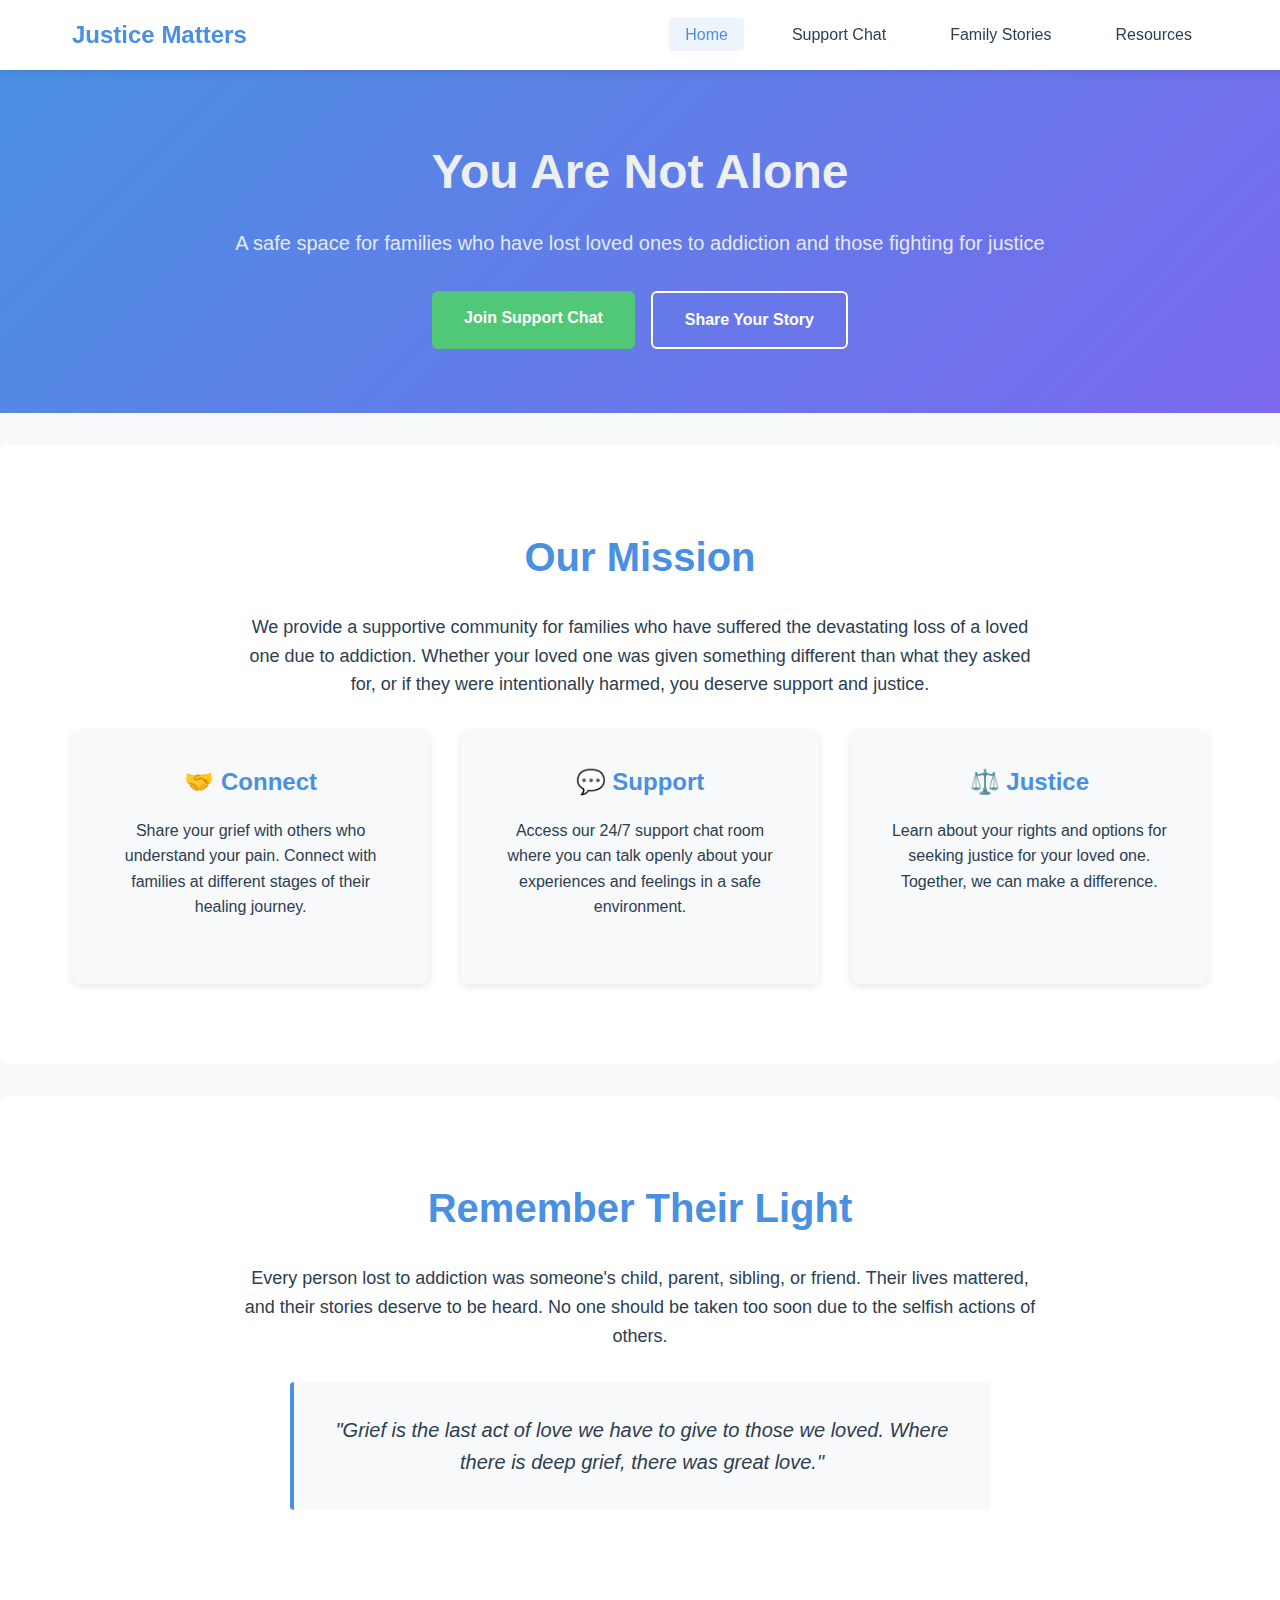
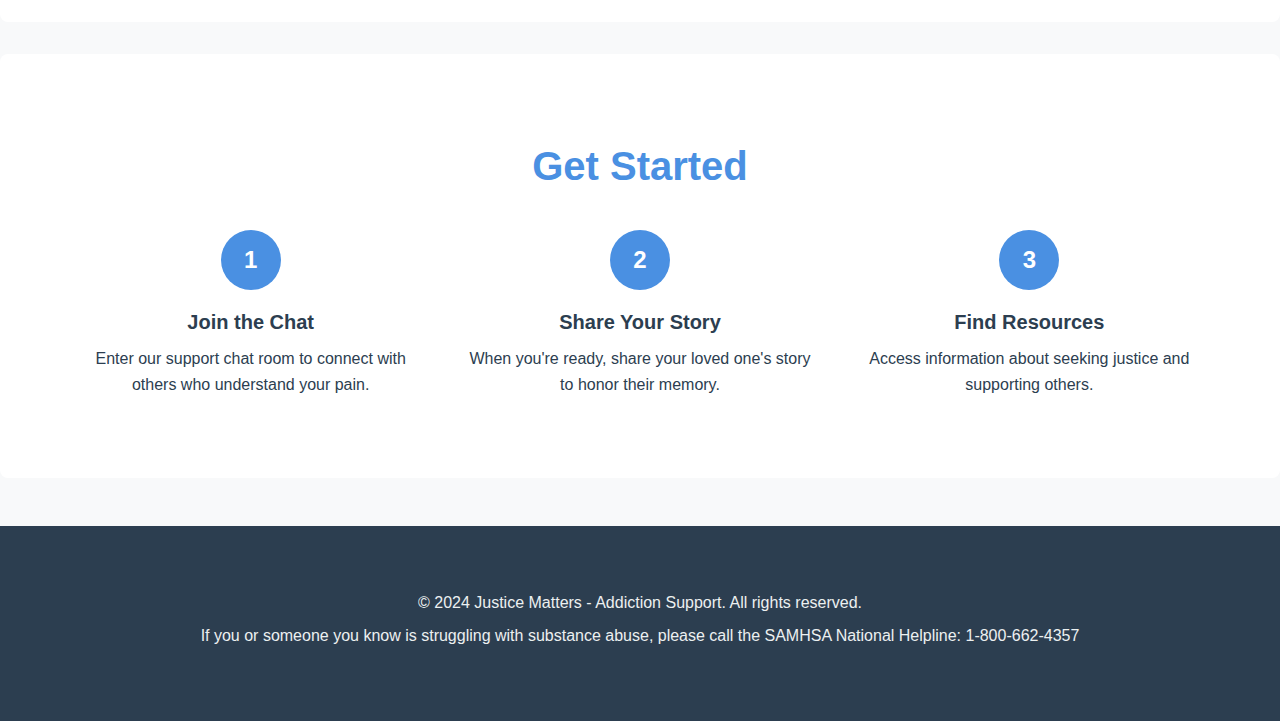
<file: index.html>
<!DOCTYPE html>
<html lang="en">
<head>
    <meta charset="UTF-8">
    <meta name="viewport" content="width=device-width, initial-scale=1.0">
    <title>Justice Matters - Support for Families Affected by Addiction</title>
    <link rel="stylesheet" href="css/styles.css">
</head>
<body>
    <header></header>

    <main>
        <section class="hero">
            <div class="hero-content">
                <h1>You Are Not Alone</h1>
                <p>A safe space for families who have lost loved ones to addiction and those fighting for justice</p>
                <div class="cta-buttons">
                    <a href="chat.html" class="btn btn-primary">Join Support Chat</a>
                    <a href="stories.html" class="btn btn-secondary">Share Your Story</a>
                </div>
            </div>
        </section>

        <section class="mission">
            <div class="container">
                <h2>Our Mission</h2>
                <p>We provide a supportive community for families who have suffered the devastating loss of a loved one due to addiction. Whether your loved one was given something different than what they asked for, or if they were intentionally harmed, you deserve support and justice.</p>
                
                <div class="mission-cards">
                    <div class="card">
                        <h3>🤝 Connect</h3>
                        <p>Share your grief with others who understand your pain. Connect with families at different stages of their healing journey.</p>
                    </div>
                    <div class="card">
                        <h3>💬 Support</h3>
                        <p>Access our 24/7 support chat room where you can talk openly about your experiences and feelings in a safe environment.</p>
                    </div>
                    <div class="card">
                        <h3>⚖️ Justice</h3>
                        <p>Learn about your rights and options for seeking justice for your loved one. Together, we can make a difference.</p>
                    </div>
                </div>
            </div>
        </section>

        <section class="remember">
            <div class="container">
                <h2>Remember Their Light</h2>
                <p>Every person lost to addiction was someone's child, parent, sibling, or friend. Their lives mattered, and their stories deserve to be heard. No one should be taken too soon due to the selfish actions of others.</p>
                <blockquote>
                    "Grief is the last act of love we have to give to those we loved. Where there is deep grief, there was great love."
                </blockquote>
            </div>
        </section>

        <section class="get-started">
            <div class="container">
                <h2>Get Started</h2>
                <div class="steps">
                    <div class="step">
                        <div class="step-number">1</div>
                        <h3>Join the Chat</h3>
                        <p>Enter our support chat room to connect with others who understand your pain.</p>
                    </div>
                    <div class="step">
                        <div class="step-number">2</div>
                        <h3>Share Your Story</h3>
                        <p>When you're ready, share your loved one's story to honor their memory.</p>
                    </div>
                    <div class="step">
                        <div class="step-number">3</div>
                        <h3>Find Resources</h3>
                        <p>Access information about seeking justice and supporting others.</p>
                    </div>
                </div>
            </div>
        </section>
    </main>

    <footer></footer>
    <script src="js/common.js"></script>
</body>
</html>
</file>
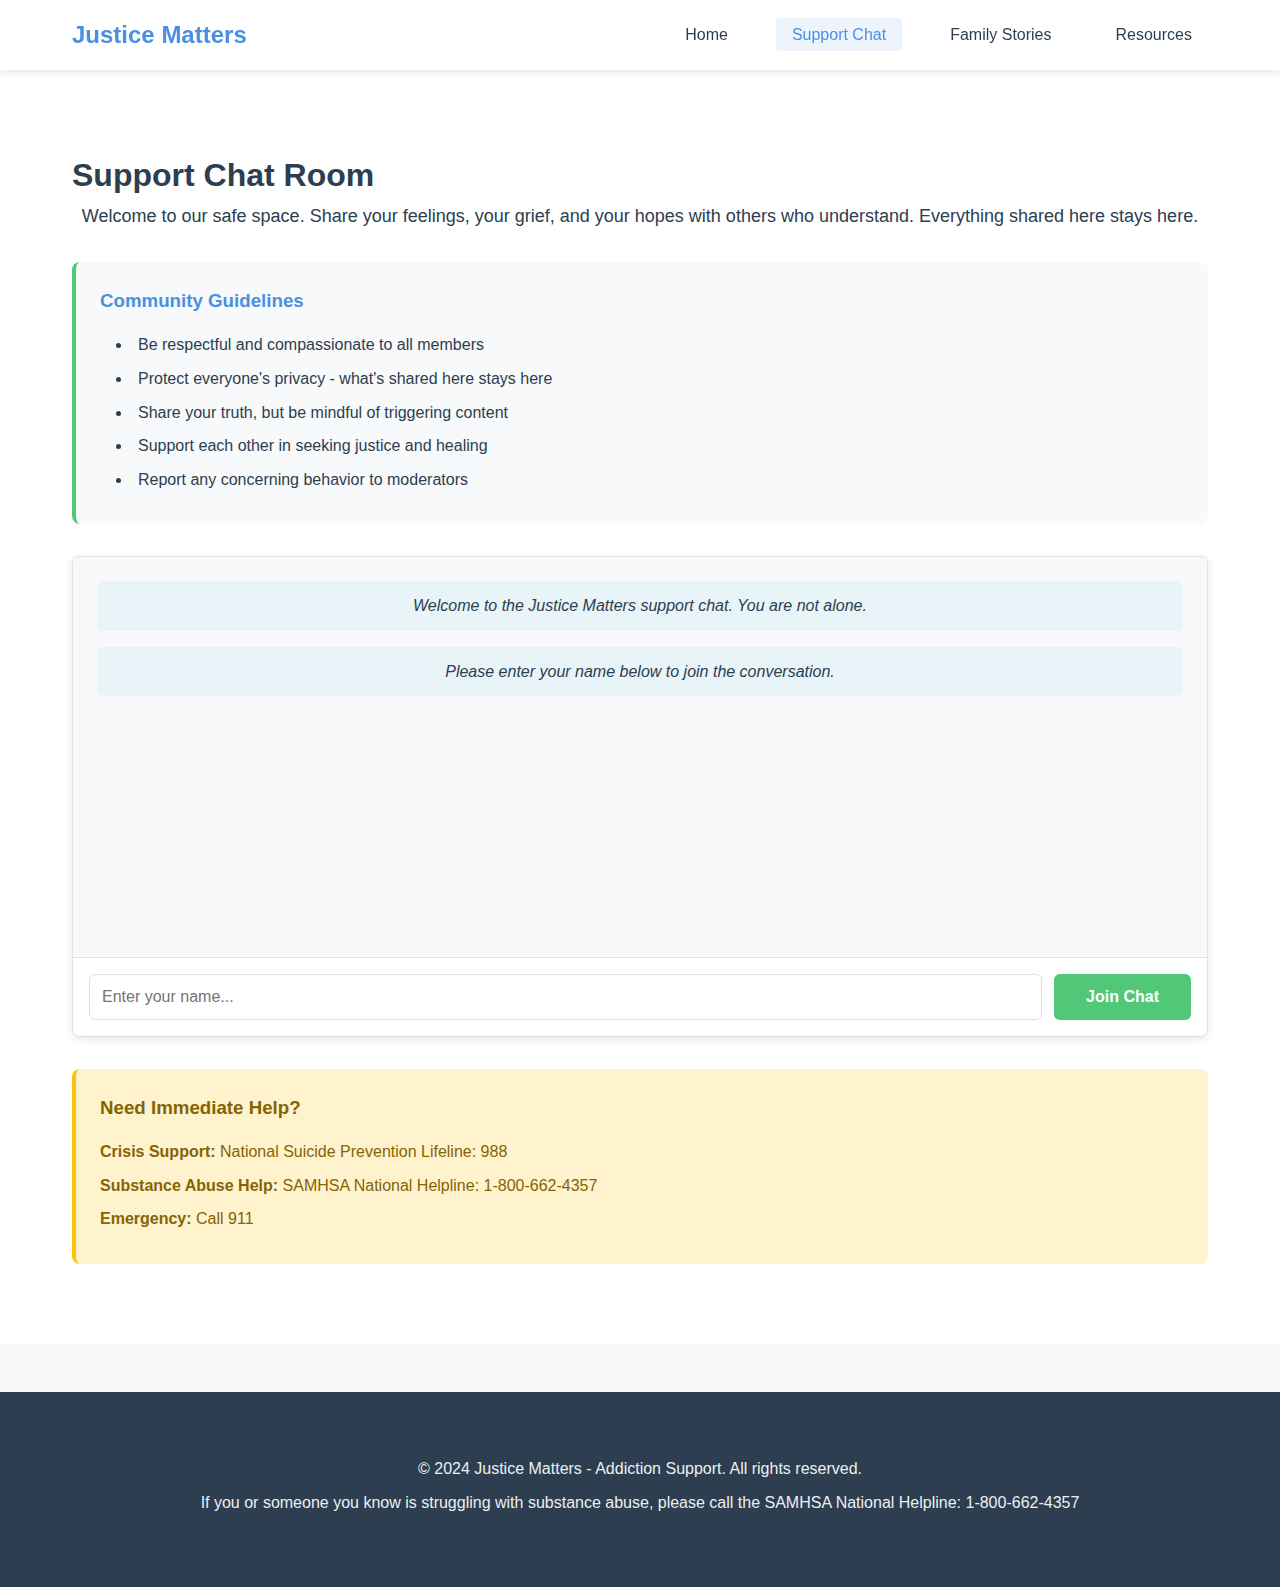
<file: chat.html>
<!DOCTYPE html>
<html lang="en">
<head>
    <meta charset="UTF-8">
    <meta name="viewport" content="width=device-width, initial-scale=1.0">
    <title>Support Chat - Justice Matters</title>
    <link rel="stylesheet" href="css/styles.css">
</head>
<body>
    <header>
        <nav>
            <div class="nav-container">
                <h1 class="logo">Justice Matters</h1>
                <ul class="nav-menu">
                    <li><a href="index.html">Home</a></li>
                    <li><a href="chat.html" class="active">Support Chat</a></li>
                    <li><a href="stories.html">Family Stories</a></li>
                    <li><a href="resources.html">Resources</a></li>
                </ul>
            </div>
        </nav>
    </header>

    <main>
        <section class="chat-section">
            <div class="container">
                <h1>Support Chat Room</h1>
                <p class="chat-intro">Welcome to our safe space. Share your feelings, your grief, and your hopes with others who understand. Everything shared here stays here.</p>
                
                <div class="chat-guidelines">
                    <h3>Community Guidelines</h3>
                    <ul>
                        <li>Be respectful and compassionate to all members</li>
                        <li>Protect everyone's privacy - what's shared here stays here</li>
                        <li>Share your truth, but be mindful of triggering content</li>
                        <li>Support each other in seeking justice and healing</li>
                        <li>Report any concerning behavior to moderators</li>
                    </ul>
                </div>

                <div class="chat-container">
                    <div id="chatBox" class="chat-box">
                        <div class="message system-message">
                            <p>Welcome to the Justice Matters support chat. You are not alone.</p>
                        </div>
                        <div class="message system-message">
                            <p>Please enter your name below to join the conversation.</p>
                        </div>
                    </div>
                    
                    <div class="chat-input-container">
                        <div id="nameInputSection" class="name-input-section">
                            <input type="text" id="userName" placeholder="Enter your name..." maxlength="50">
                            <button id="joinBtn" class="btn btn-primary">Join Chat</button>
                        </div>
                        
                        <div id="messageInputSection" class="message-input-section" style="display: none;">
                            <input type="text" id="messageInput" placeholder="Type your message..." maxlength="500">
                            <button id="sendBtn" class="btn btn-primary">Send</button>
                        </div>
                    </div>
                </div>

                <div class="chat-info">
                    <h3>Need Immediate Help?</h3>
                    <div class="emergency-contacts">
                        <p><strong>Crisis Support:</strong> National Suicide Prevention Lifeline: 988</p>
                        <p><strong>Substance Abuse Help:</strong> SAMHSA National Helpline: 1-800-662-4357</p>
                        <p><strong>Emergency:</strong> Call 911</p>
                    </div>
                </div>
            </div>
        </section>
    </main>

    <footer>
        <div class="container">
            <p>&copy; 2024 Justice Matters - Addiction Support. All rights reserved.</p>
            <p>If you or someone you know is struggling with substance abuse, please call the SAMHSA National Helpline: 1-800-662-4357</p>
        </div>
    </footer>

    <script src="js/chat.js"></script>
</body>
</html>
</file>
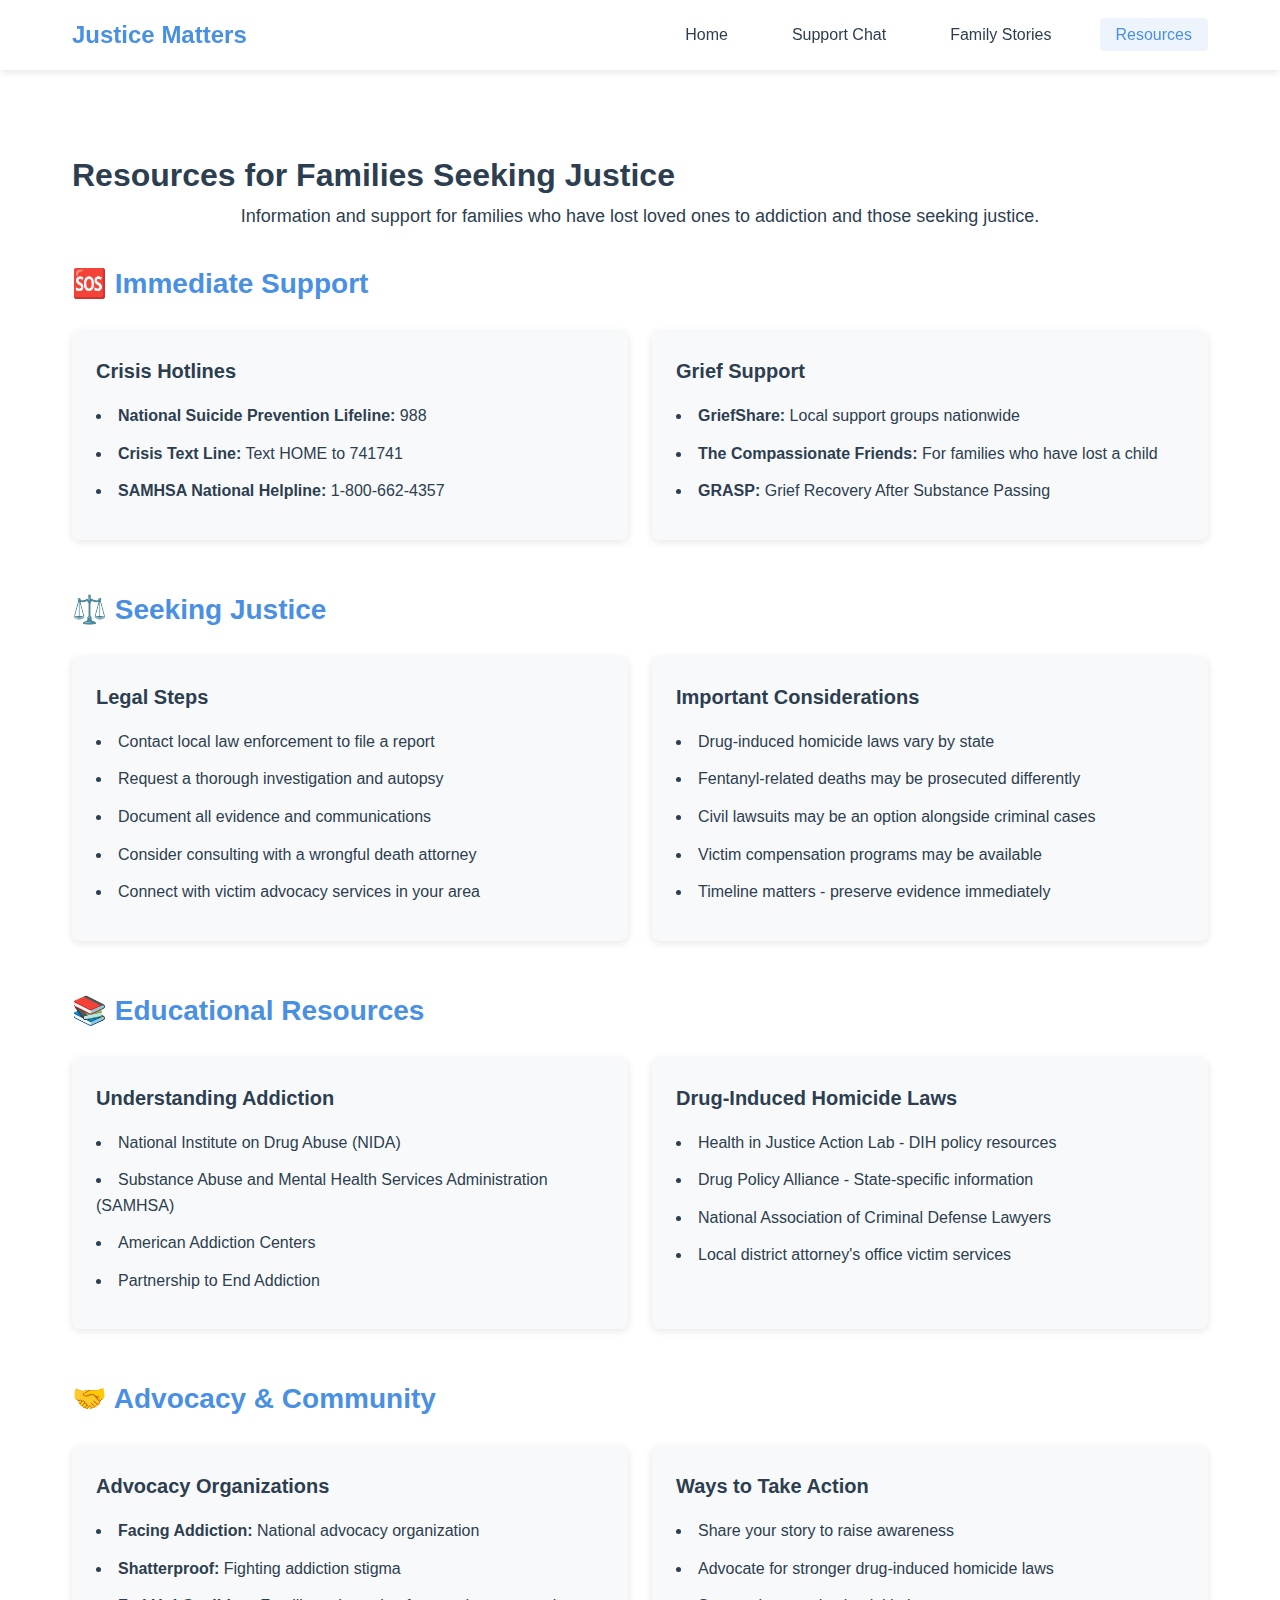
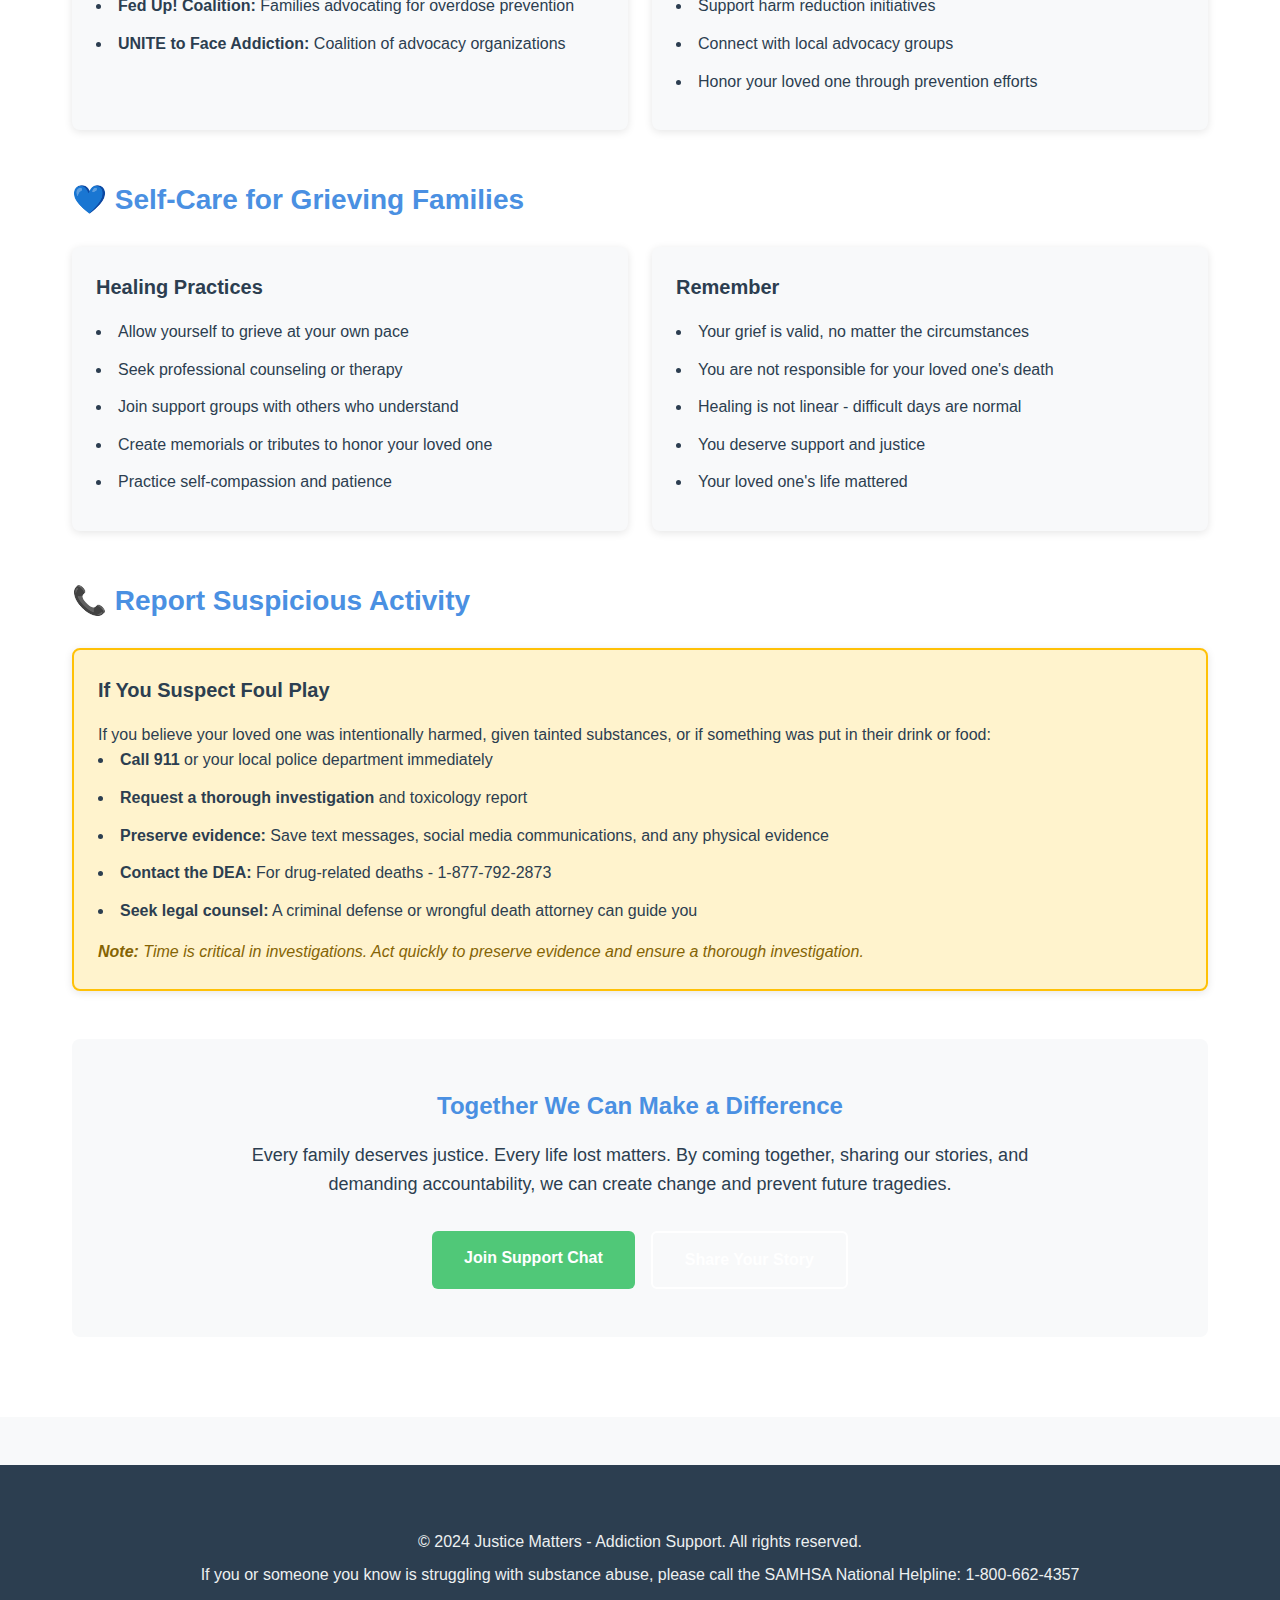
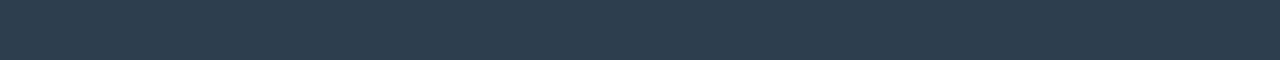
<file: resources.html>
<!DOCTYPE html>
<html lang="en">
<head>
    <meta charset="UTF-8">
    <meta name="viewport" content="width=device-width, initial-scale=1.0">
    <title>Resources - Justice Matters</title>
    <link rel="stylesheet" href="css/styles.css">
</head>
<body>
    <header></header>

    <main>
        <section class="resources-section">
            <div class="container">
                <h1>Resources for Families Seeking Justice</h1>
                <p class="section-intro">Information and support for families who have lost loved ones to addiction and those seeking justice.</p>

                <div class="resources-container">
                    <div class="resource-category">
                        <h2>🆘 Immediate Support</h2>
                        <div class="resource-cards">
                            <div class="resource-card">
                                <h3>Crisis Hotlines</h3>
                                <ul>
                                    <li><strong>National Suicide Prevention Lifeline:</strong> 988</li>
                                    <li><strong>Crisis Text Line:</strong> Text HOME to 741741</li>
                                    <li><strong>SAMHSA National Helpline:</strong> 1-800-662-4357</li>
                                </ul>
                            </div>
                            <div class="resource-card">
                                <h3>Grief Support</h3>
                                <ul>
                                    <li><strong>GriefShare:</strong> Local support groups nationwide</li>
                                    <li><strong>The Compassionate Friends:</strong> For families who have lost a child</li>
                                    <li><strong>GRASP:</strong> Grief Recovery After Substance Passing</li>
                                </ul>
                            </div>
                        </div>
                    </div>

                    <div class="resource-category">
                        <h2>⚖️ Seeking Justice</h2>
                        <div class="resource-cards">
                            <div class="resource-card">
                                <h3>Legal Steps</h3>
                                <ul>
                                    <li>Contact local law enforcement to file a report</li>
                                    <li>Request a thorough investigation and autopsy</li>
                                    <li>Document all evidence and communications</li>
                                    <li>Consider consulting with a wrongful death attorney</li>
                                    <li>Connect with victim advocacy services in your area</li>
                                </ul>
                            </div>
                            <div class="resource-card">
                                <h3>Important Considerations</h3>
                                <ul>
                                    <li>Drug-induced homicide laws vary by state</li>
                                    <li>Fentanyl-related deaths may be prosecuted differently</li>
                                    <li>Civil lawsuits may be an option alongside criminal cases</li>
                                    <li>Victim compensation programs may be available</li>
                                    <li>Timeline matters - preserve evidence immediately</li>
                                </ul>
                            </div>
                        </div>
                    </div>

                    <div class="resource-category">
                        <h2>📚 Educational Resources</h2>
                        <div class="resource-cards">
                            <div class="resource-card">
                                <h3>Understanding Addiction</h3>
                                <ul>
                                    <li>National Institute on Drug Abuse (NIDA)</li>
                                    <li>Substance Abuse and Mental Health Services Administration (SAMHSA)</li>
                                    <li>American Addiction Centers</li>
                                    <li>Partnership to End Addiction</li>
                                </ul>
                            </div>
                            <div class="resource-card">
                                <h3>Drug-Induced Homicide Laws</h3>
                                <ul>
                                    <li>Health in Justice Action Lab - DIH policy resources</li>
                                    <li>Drug Policy Alliance - State-specific information</li>
                                    <li>National Association of Criminal Defense Lawyers</li>
                                    <li>Local district attorney's office victim services</li>
                                </ul>
                            </div>
                        </div>
                    </div>

                    <div class="resource-category">
                        <h2>🤝 Advocacy & Community</h2>
                        <div class="resource-cards">
                            <div class="resource-card">
                                <h3>Advocacy Organizations</h3>
                                <ul>
                                    <li><strong>Facing Addiction:</strong> National advocacy organization</li>
                                    <li><strong>Shatterproof:</strong> Fighting addiction stigma</li>
                                    <li><strong>Fed Up! Coalition:</strong> Families advocating for overdose prevention</li>
                                    <li><strong>UNITE to Face Addiction:</strong> Coalition of advocacy organizations</li>
                                </ul>
                            </div>
                            <div class="resource-card">
                                <h3>Ways to Take Action</h3>
                                <ul>
                                    <li>Share your story to raise awareness</li>
                                    <li>Advocate for stronger drug-induced homicide laws</li>
                                    <li>Support harm reduction initiatives</li>
                                    <li>Connect with local advocacy groups</li>
                                    <li>Honor your loved one through prevention efforts</li>
                                </ul>
                            </div>
                        </div>
                    </div>

                    <div class="resource-category">
                        <h2>💙 Self-Care for Grieving Families</h2>
                        <div class="resource-cards">
                            <div class="resource-card">
                                <h3>Healing Practices</h3>
                                <ul>
                                    <li>Allow yourself to grieve at your own pace</li>
                                    <li>Seek professional counseling or therapy</li>
                                    <li>Join support groups with others who understand</li>
                                    <li>Create memorials or tributes to honor your loved one</li>
                                    <li>Practice self-compassion and patience</li>
                                </ul>
                            </div>
                            <div class="resource-card">
                                <h3>Remember</h3>
                                <ul>
                                    <li>Your grief is valid, no matter the circumstances</li>
                                    <li>You are not responsible for your loved one's death</li>
                                    <li>Healing is not linear - difficult days are normal</li>
                                    <li>You deserve support and justice</li>
                                    <li>Your loved one's life mattered</li>
                                </ul>
                            </div>
                        </div>
                    </div>

                    <div class="resource-category">
                        <h2>📞 Report Suspicious Activity</h2>
                        <div class="resource-card highlight">
                            <h3>If You Suspect Foul Play</h3>
                            <p>If you believe your loved one was intentionally harmed, given tainted substances, or if something was put in their drink or food:</p>
                            <ul>
                                <li><strong>Call 911</strong> or your local police department immediately</li>
                                <li><strong>Request a thorough investigation</strong> and toxicology report</li>
                                <li><strong>Preserve evidence:</strong> Save text messages, social media communications, and any physical evidence</li>
                                <li><strong>Contact the DEA:</strong> For drug-related deaths - 1-877-792-2873</li>
                                <li><strong>Seek legal counsel:</strong> A criminal defense or wrongful death attorney can guide you</li>
                            </ul>
                            <p class="resource-note"><strong>Note:</strong> Time is critical in investigations. Act quickly to preserve evidence and ensure a thorough investigation.</p>
                        </div>
                    </div>
                </div>

                <div class="action-section">
                    <h2>Together We Can Make a Difference</h2>
                    <p>Every family deserves justice. Every life lost matters. By coming together, sharing our stories, and demanding accountability, we can create change and prevent future tragedies.</p>
                    <div class="cta-buttons">
                        <a href="chat.html" class="btn btn-primary">Join Support Chat</a>
                        <a href="stories.html" class="btn btn-secondary">Share Your Story</a>
                    </div>
                </div>
            </div>
        </section>
    </main>

    <footer></footer>
    <script src="js/common.js"></script>
</body>
</html>
</file>
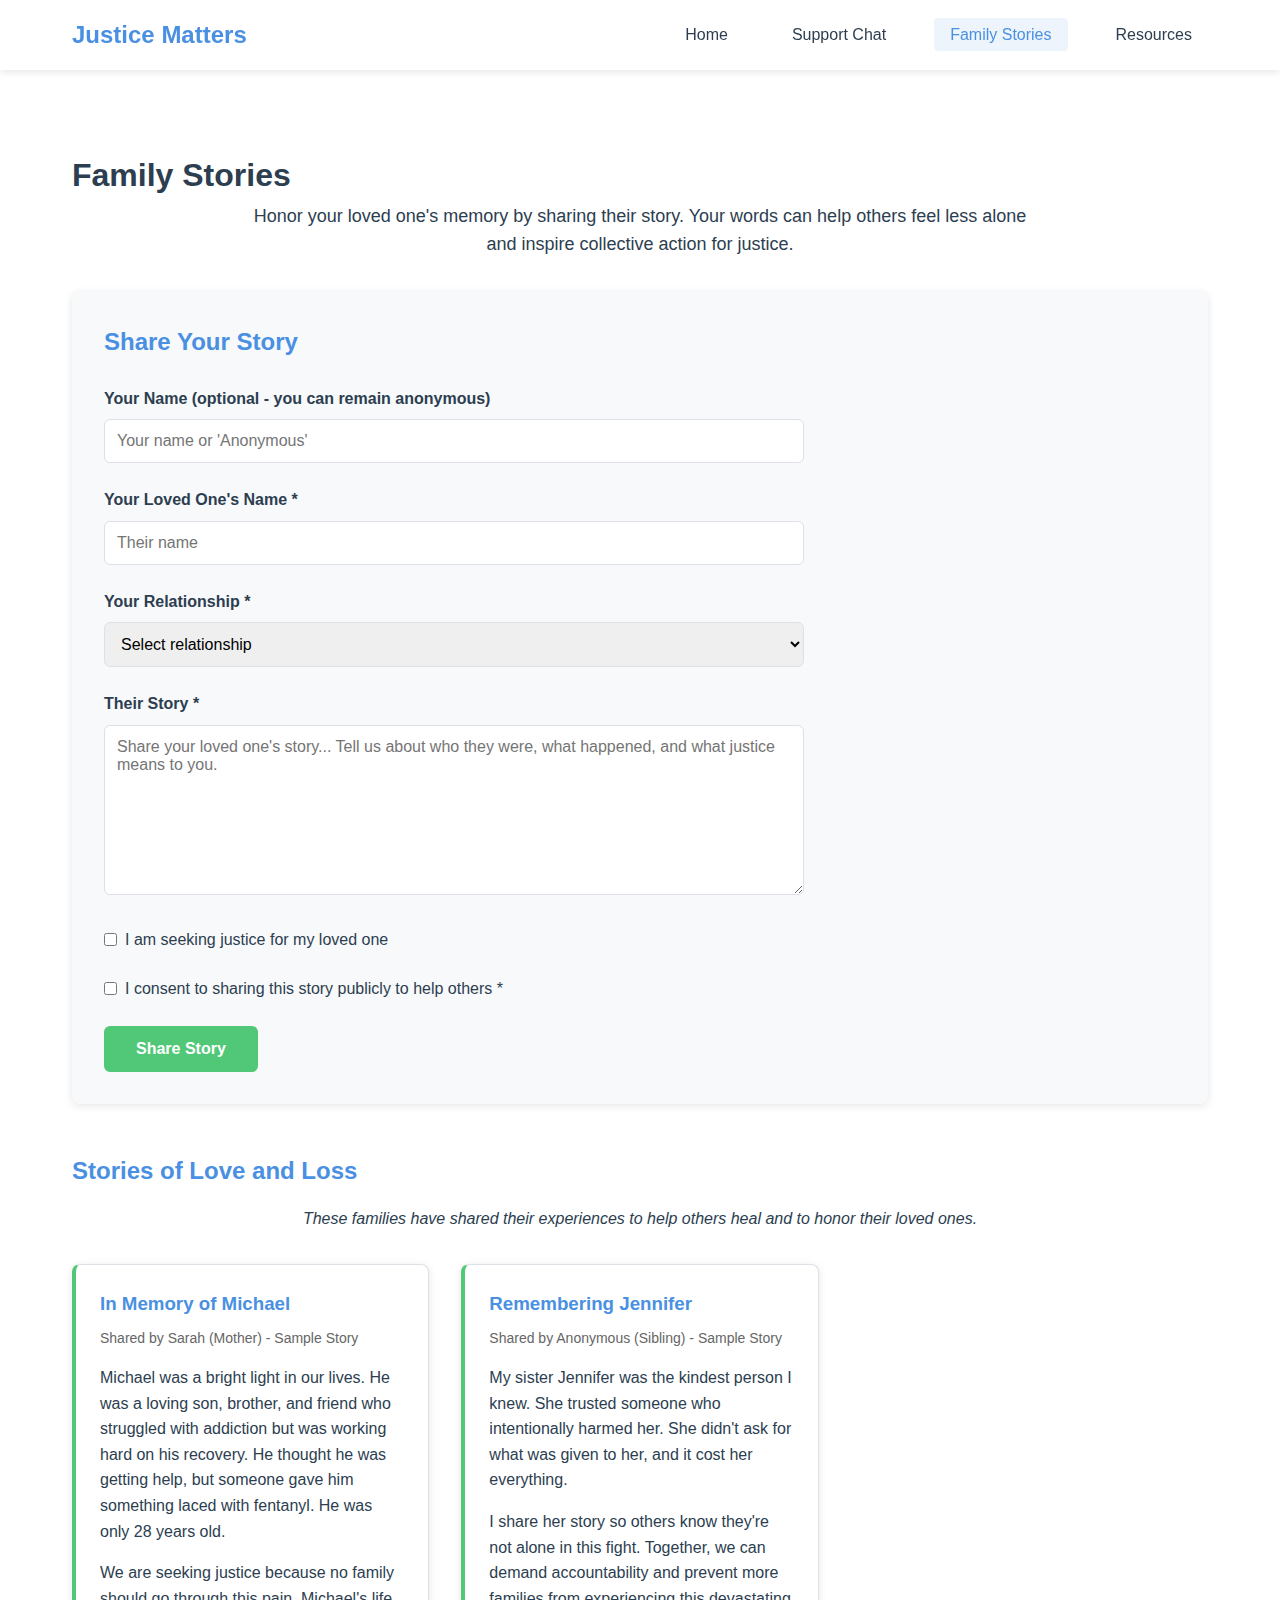
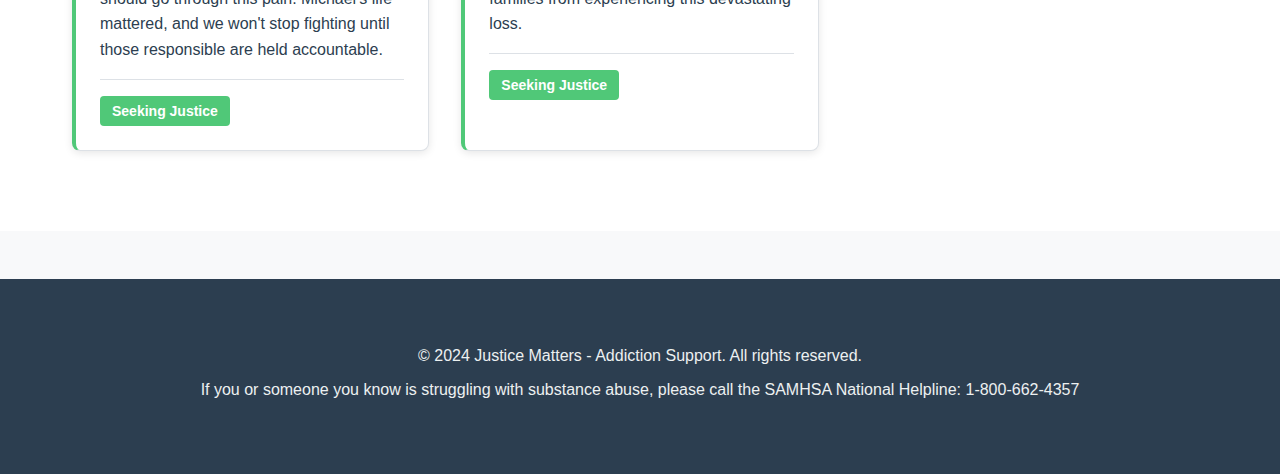
<file: stories.html>
<!DOCTYPE html>
<html lang="en">
<head>
    <meta charset="UTF-8">
    <meta name="viewport" content="width=device-width, initial-scale=1.0">
    <title>Family Stories - Justice Matters</title>
    <link rel="stylesheet" href="css/styles.css">
</head>
<body>
    <header>
        <nav>
            <div class="nav-container">
                <h1 class="logo">Justice Matters</h1>
                <ul class="nav-menu">
                    <li><a href="index.html">Home</a></li>
                    <li><a href="chat.html">Support Chat</a></li>
                    <li><a href="stories.html" class="active">Family Stories</a></li>
                    <li><a href="resources.html">Resources</a></li>
                </ul>
            </div>
        </nav>
    </header>

    <main>
        <section class="stories-section">
            <div class="container">
                <h1>Family Stories</h1>
                <p class="section-intro">Honor your loved one's memory by sharing their story. Your words can help others feel less alone and inspire collective action for justice.</p>

                <div class="share-story-container">
                    <h2>Share Your Story</h2>
                    <form id="storyForm" class="story-form">
                        <div class="form-group">
                            <label for="submitterName">Your Name (optional - you can remain anonymous)</label>
                            <input type="text" id="submitterName" placeholder="Your name or 'Anonymous'">
                        </div>
                        
                        <div class="form-group">
                            <label for="lovedOneName">Your Loved One's Name *</label>
                            <input type="text" id="lovedOneName" placeholder="Their name" required>
                        </div>
                        
                        <div class="form-group">
                            <label for="relationship">Your Relationship *</label>
                            <select id="relationship" required>
                                <option value="">Select relationship</option>
                                <option value="parent">Parent</option>
                                <option value="child">Child</option>
                                <option value="sibling">Sibling</option>
                                <option value="spouse">Spouse/Partner</option>
                                <option value="friend">Friend</option>
                                <option value="other">Other Family Member</option>
                            </select>
                        </div>
                        
                        <div class="form-group">
                            <label for="story">Their Story *</label>
                            <textarea id="story" rows="8" placeholder="Share your loved one's story... Tell us about who they were, what happened, and what justice means to you." required></textarea>
                        </div>
                        
                        <div class="form-group checkbox-group">
                            <label>
                                <input type="checkbox" id="seekingJustice">
                                I am seeking justice for my loved one
                            </label>
                        </div>
                        
                        <div class="form-group checkbox-group">
                            <label>
                                <input type="checkbox" id="consent" required>
                                I consent to sharing this story publicly to help others *
                            </label>
                        </div>
                        
                        <button type="submit" class="btn btn-primary">Share Story</button>
                    </form>
                </div>

                <div class="stories-display">
                    <h2>Stories of Love and Loss</h2>
                    <p class="stories-subtitle">These families have shared their experiences to help others heal and to honor their loved ones.</p>
                    
                    <div id="storiesContainer" class="stories-grid">
                        <div class="story-card sample">
                            <div class="story-header">
                                <h3>In Memory of Michael</h3>
                                <p class="story-meta">Shared by Sarah (Mother) - Sample Story</p>
                            </div>
                            <div class="story-content">
                                <p>Michael was a bright light in our lives. He was a loving son, brother, and friend who struggled with addiction but was working hard on his recovery. He thought he was getting help, but someone gave him something laced with fentanyl. He was only 28 years old.</p>
                                <p>We are seeking justice because no family should go through this pain. Michael's life mattered, and we won't stop fighting until those responsible are held accountable.</p>
                            </div>
                            <div class="story-footer">
                                <span class="justice-badge">Seeking Justice</span>
                            </div>
                        </div>

                        <div class="story-card sample">
                            <div class="story-header">
                                <h3>Remembering Jennifer</h3>
                                <p class="story-meta">Shared by Anonymous (Sibling) - Sample Story</p>
                            </div>
                            <div class="story-content">
                                <p>My sister Jennifer was the kindest person I knew. She trusted someone who intentionally harmed her. She didn't ask for what was given to her, and it cost her everything.</p>
                                <p>I share her story so others know they're not alone in this fight. Together, we can demand accountability and prevent more families from experiencing this devastating loss.</p>
                            </div>
                            <div class="story-footer">
                                <span class="justice-badge">Seeking Justice</span>
                            </div>
                        </div>
                    </div>
                </div>
            </div>
        </section>
    </main>

    <footer>
        <div class="container">
            <p>&copy; 2024 Justice Matters - Addiction Support. All rights reserved.</p>
            <p>If you or someone you know is struggling with substance abuse, please call the SAMHSA National Helpline: 1-800-662-4357</p>
        </div>
    </footer>

    <script src="js/stories.js"></script>
</body>
</html>
</file>
<file: css/styles.css>
/* Reset and Base Styles */
* {
    margin: 0;
    padding: 0;
    box-sizing: border-box;
}

:root {
    --primary-color: #4A90E2;
    --secondary-color: #7B68EE;
    --accent-color: #50C878;
    --text-dark: #2C3E50;
    --text-light: #ECF0F1;
    --bg-light: #F8F9FA;
    --bg-white: #FFFFFF;
    --border-color: #DDE1E6;
    --shadow: 0 2px 8px rgba(0, 0, 0, 0.1);
    --shadow-hover: 0 4px 16px rgba(0, 0, 0, 0.15);
}

body {
    font-family: -apple-system, BlinkMacSystemFont, 'Segoe UI', Roboto, 'Helvetica Neue', Arial, sans-serif;
    line-height: 1.6;
    color: var(--text-dark);
    background-color: var(--bg-light);
}

/* Header and Navigation */
header {
    background-color: var(--bg-white);
    box-shadow: var(--shadow);
    position: sticky;
    top: 0;
    z-index: 1000;
}

.nav-container {
    max-width: 1200px;
    margin: 0 auto;
    padding: 1rem 2rem;
    display: flex;
    justify-content: space-between;
    align-items: center;
}

.logo {
    font-size: 1.5rem;
    color: var(--primary-color);
    font-weight: 700;
}

.nav-menu {
    display: flex;
    list-style: none;
    gap: 2rem;
}

.nav-menu a {
    text-decoration: none;
    color: var(--text-dark);
    font-weight: 500;
    transition: color 0.3s;
    padding: 0.5rem 1rem;
    border-radius: 4px;
}

.nav-menu a:hover,
.nav-menu a.active {
    color: var(--primary-color);
    background-color: rgba(74, 144, 226, 0.1);
}

/* Container */
.container {
    max-width: 1200px;
    margin: 0 auto;
    padding: 2rem;
}

/* Hero Section */
.hero {
    background: linear-gradient(135deg, var(--primary-color), var(--secondary-color));
    color: var(--text-light);
    padding: 4rem 2rem;
    text-align: center;
}

.hero-content h1 {
    font-size: 3rem;
    margin-bottom: 1rem;
    font-weight: 700;
}

.hero-content p {
    font-size: 1.25rem;
    margin-bottom: 2rem;
    opacity: 0.95;
}

.cta-buttons {
    display: flex;
    gap: 1rem;
    justify-content: center;
    flex-wrap: wrap;
}

/* Buttons */
.btn {
    display: inline-block;
    padding: 0.875rem 2rem;
    border-radius: 6px;
    text-decoration: none;
    font-weight: 600;
    transition: all 0.3s;
    border: none;
    cursor: pointer;
    font-size: 1rem;
}

.btn-primary {
    background-color: var(--accent-color);
    color: white;
}

.btn-primary:hover {
    background-color: #45B369;
    transform: translateY(-2px);
    box-shadow: var(--shadow-hover);
}

.btn-secondary {
    background-color: transparent;
    color: white;
    border: 2px solid white;
}

.btn-secondary:hover {
    background-color: white;
    color: var(--primary-color);
}

/* Sections */
section {
    padding: 3rem 0;
}

.mission, .remember, .get-started {
    background-color: var(--bg-white);
    margin: 2rem 0;
    border-radius: 8px;
}

.mission h2, .remember h2, .get-started h2 {
    font-size: 2.5rem;
    margin-bottom: 1.5rem;
    color: var(--primary-color);
    text-align: center;
}

.mission p, .remember p {
    font-size: 1.125rem;
    text-align: center;
    max-width: 800px;
    margin: 0 auto 2rem;
}

/* Cards */
.mission-cards {
    display: grid;
    grid-template-columns: repeat(auto-fit, minmax(280px, 1fr));
    gap: 2rem;
    margin-top: 2rem;
}

.card {
    background-color: var(--bg-light);
    padding: 2rem;
    border-radius: 8px;
    box-shadow: var(--shadow);
    transition: transform 0.3s;
    text-align: center;
}

.card:hover {
    transform: translateY(-4px);
    box-shadow: var(--shadow-hover);
}

.card h3 {
    font-size: 1.5rem;
    margin-bottom: 1rem;
    color: var(--primary-color);
}

.card p {
    font-size: 1rem;
    line-height: 1.6;
}

/* Blockquote */
blockquote {
    font-size: 1.25rem;
    font-style: italic;
    text-align: center;
    padding: 2rem;
    margin: 2rem auto;
    max-width: 700px;
    border-left: 4px solid var(--primary-color);
    background-color: var(--bg-light);
    border-radius: 4px;
}

/* Steps */
.steps {
    display: grid;
    grid-template-columns: repeat(auto-fit, minmax(250px, 1fr));
    gap: 2rem;
    margin-top: 2rem;
}

.step {
    text-align: center;
}

.step-number {
    width: 60px;
    height: 60px;
    background-color: var(--primary-color);
    color: white;
    border-radius: 50%;
    display: flex;
    align-items: center;
    justify-content: center;
    font-size: 1.5rem;
    font-weight: 700;
    margin: 0 auto 1rem;
}

.step h3 {
    font-size: 1.25rem;
    margin-bottom: 0.5rem;
    color: var(--text-dark);
}

/* Chat Section */
.chat-section {
    background-color: var(--bg-white);
}

.chat-intro {
    text-align: center;
    font-size: 1.125rem;
    margin-bottom: 2rem;
    color: var(--text-dark);
}

.chat-guidelines {
    background-color: var(--bg-light);
    padding: 1.5rem;
    border-radius: 8px;
    margin-bottom: 2rem;
    border-left: 4px solid var(--accent-color);
}

.chat-guidelines h3 {
    color: var(--primary-color);
    margin-bottom: 1rem;
}

.chat-guidelines ul {
    list-style-position: inside;
    padding-left: 1rem;
}

.chat-guidelines li {
    margin-bottom: 0.5rem;
}

.chat-container {
    background-color: var(--bg-white);
    border: 1px solid var(--border-color);
    border-radius: 8px;
    overflow: hidden;
    box-shadow: var(--shadow);
}

.chat-box {
    height: 400px;
    overflow-y: auto;
    padding: 1.5rem;
    background-color: var(--bg-light);
}

.message {
    margin-bottom: 1rem;
    padding: 0.75rem 1rem;
    border-radius: 6px;
    max-width: 80%;
    word-wrap: break-word;
}

.system-message {
    background-color: #E8F4F8;
    color: var(--text-dark);
    text-align: center;
    max-width: 100%;
    font-style: italic;
}

.user-message {
    background-color: var(--primary-color);
    color: white;
    margin-left: auto;
}

.other-message {
    background-color: white;
    color: var(--text-dark);
    border: 1px solid var(--border-color);
}

.message-sender {
    font-weight: 600;
    font-size: 0.875rem;
    margin-bottom: 0.25rem;
    color: var(--secondary-color);
}

.message-time {
    font-size: 0.75rem;
    opacity: 0.7;
    margin-top: 0.25rem;
}

.chat-input-container {
    padding: 1rem;
    background-color: var(--bg-white);
    border-top: 1px solid var(--border-color);
}

.name-input-section,
.message-input-section {
    display: flex;
    gap: 0.75rem;
}

.name-input-section input,
.message-input-section input {
    flex: 1;
    padding: 0.75rem;
    border: 1px solid var(--border-color);
    border-radius: 6px;
    font-size: 1rem;
}

.name-input-section input:focus,
.message-input-section input:focus {
    outline: none;
    border-color: var(--primary-color);
}

.chat-info {
    margin-top: 2rem;
    padding: 1.5rem;
    background-color: #FFF3CD;
    border-radius: 8px;
    border-left: 4px solid #FFC107;
}

.chat-info h3 {
    color: #856404;
    margin-bottom: 1rem;
}

.emergency-contacts p {
    margin-bottom: 0.5rem;
    color: #856404;
}

/* Stories Section */
.stories-section {
    background-color: var(--bg-white);
}

.section-intro {
    text-align: center;
    font-size: 1.125rem;
    margin-bottom: 2rem;
    max-width: 800px;
    margin-left: auto;
    margin-right: auto;
}

.share-story-container {
    background-color: var(--bg-light);
    padding: 2rem;
    border-radius: 8px;
    margin-bottom: 3rem;
    box-shadow: var(--shadow);
}

.share-story-container h2 {
    color: var(--primary-color);
    margin-bottom: 1.5rem;
}

.story-form {
    max-width: 700px;
}

.form-group {
    margin-bottom: 1.5rem;
}

.form-group label {
    display: block;
    margin-bottom: 0.5rem;
    font-weight: 600;
    color: var(--text-dark);
}

.form-group input,
.form-group select,
.form-group textarea {
    width: 100%;
    padding: 0.75rem;
    border: 1px solid var(--border-color);
    border-radius: 6px;
    font-size: 1rem;
    font-family: inherit;
}

.form-group input:focus,
.form-group select:focus,
.form-group textarea:focus {
    outline: none;
    border-color: var(--primary-color);
    box-shadow: 0 0 0 3px rgba(74, 144, 226, 0.1);
}

.checkbox-group label {
    display: flex;
    align-items: center;
    gap: 0.5rem;
    font-weight: normal;
}

.checkbox-group input[type="checkbox"] {
    width: auto;
}

.stories-display {
    margin-top: 3rem;
}

.stories-display h2 {
    color: var(--primary-color);
    margin-bottom: 1rem;
}

.stories-subtitle {
    text-align: center;
    margin-bottom: 2rem;
    font-style: italic;
}

.stories-grid {
    display: grid;
    grid-template-columns: repeat(auto-fill, minmax(350px, 1fr));
    gap: 2rem;
}

.story-card {
    background-color: var(--bg-white);
    border: 1px solid var(--border-color);
    border-radius: 8px;
    padding: 1.5rem;
    box-shadow: var(--shadow);
    transition: transform 0.3s;
}

.story-card:hover {
    transform: translateY(-4px);
    box-shadow: var(--shadow-hover);
}

.story-card.sample {
    border-left: 4px solid var(--accent-color);
}

.story-header h3 {
    color: var(--primary-color);
    margin-bottom: 0.5rem;
}

.story-meta {
    font-size: 0.875rem;
    color: #666;
    margin-bottom: 1rem;
}

.story-content p {
    margin-bottom: 1rem;
    line-height: 1.6;
}

.story-footer {
    margin-top: 1rem;
    padding-top: 1rem;
    border-top: 1px solid var(--border-color);
}

.justice-badge {
    display: inline-block;
    background-color: var(--accent-color);
    color: white;
    padding: 0.25rem 0.75rem;
    border-radius: 4px;
    font-size: 0.875rem;
    font-weight: 600;
}

/* Resources Section */
.resources-section {
    background-color: var(--bg-white);
}

.resources-container {
    margin-top: 2rem;
}

.resource-category {
    margin-bottom: 3rem;
}

.resource-category h2 {
    color: var(--primary-color);
    margin-bottom: 1.5rem;
    font-size: 1.75rem;
}

.resource-cards {
    display: grid;
    grid-template-columns: repeat(auto-fit, minmax(300px, 1fr));
    gap: 1.5rem;
}

.resource-card {
    background-color: var(--bg-light);
    padding: 1.5rem;
    border-radius: 8px;
    box-shadow: var(--shadow);
}

.resource-card h3 {
    color: var(--text-dark);
    margin-bottom: 1rem;
    font-size: 1.25rem;
}

.resource-card ul {
    list-style-position: inside;
    padding-left: 0;
}

.resource-card li {
    margin-bottom: 0.75rem;
    line-height: 1.6;
}

.resource-card.highlight {
    background-color: #FFF3CD;
    border: 2px solid #FFC107;
}

.resource-note {
    margin-top: 1rem;
    font-style: italic;
    color: #856404;
}

.action-section {
    background-color: var(--bg-light);
    padding: 3rem;
    border-radius: 8px;
    text-align: center;
    margin-top: 3rem;
}

.action-section h2 {
    color: var(--primary-color);
    margin-bottom: 1rem;
}

.action-section p {
    font-size: 1.125rem;
    margin-bottom: 2rem;
    max-width: 800px;
    margin-left: auto;
    margin-right: auto;
}

/* Footer */
footer {
    background-color: var(--text-dark);
    color: var(--text-light);
    text-align: center;
    padding: 2rem;
    margin-top: 3rem;
}

footer p {
    margin-bottom: 0.5rem;
}

/* Responsive Design */
@media (max-width: 768px) {
    .nav-container {
        flex-direction: column;
        gap: 1rem;
    }

    .nav-menu {
        flex-direction: column;
        gap: 0.5rem;
        text-align: center;
    }

    .hero-content h1 {
        font-size: 2rem;
    }

    .hero-content p {
        font-size: 1rem;
    }

    .cta-buttons {
        flex-direction: column;
    }

    .mission-cards,
    .steps {
        grid-template-columns: 1fr;
    }

    .stories-grid {
        grid-template-columns: 1fr;
    }

    .resource-cards {
        grid-template-columns: 1fr;
    }
}

/* Scrollbar Styling */
.chat-box::-webkit-scrollbar {
    width: 8px;
}

.chat-box::-webkit-scrollbar-track {
    background: var(--bg-light);
}

.chat-box::-webkit-scrollbar-thumb {
    background: var(--border-color);
    border-radius: 4px;
}

.chat-box::-webkit-scrollbar-thumb:hover {
    background: #999;
}
</file>
